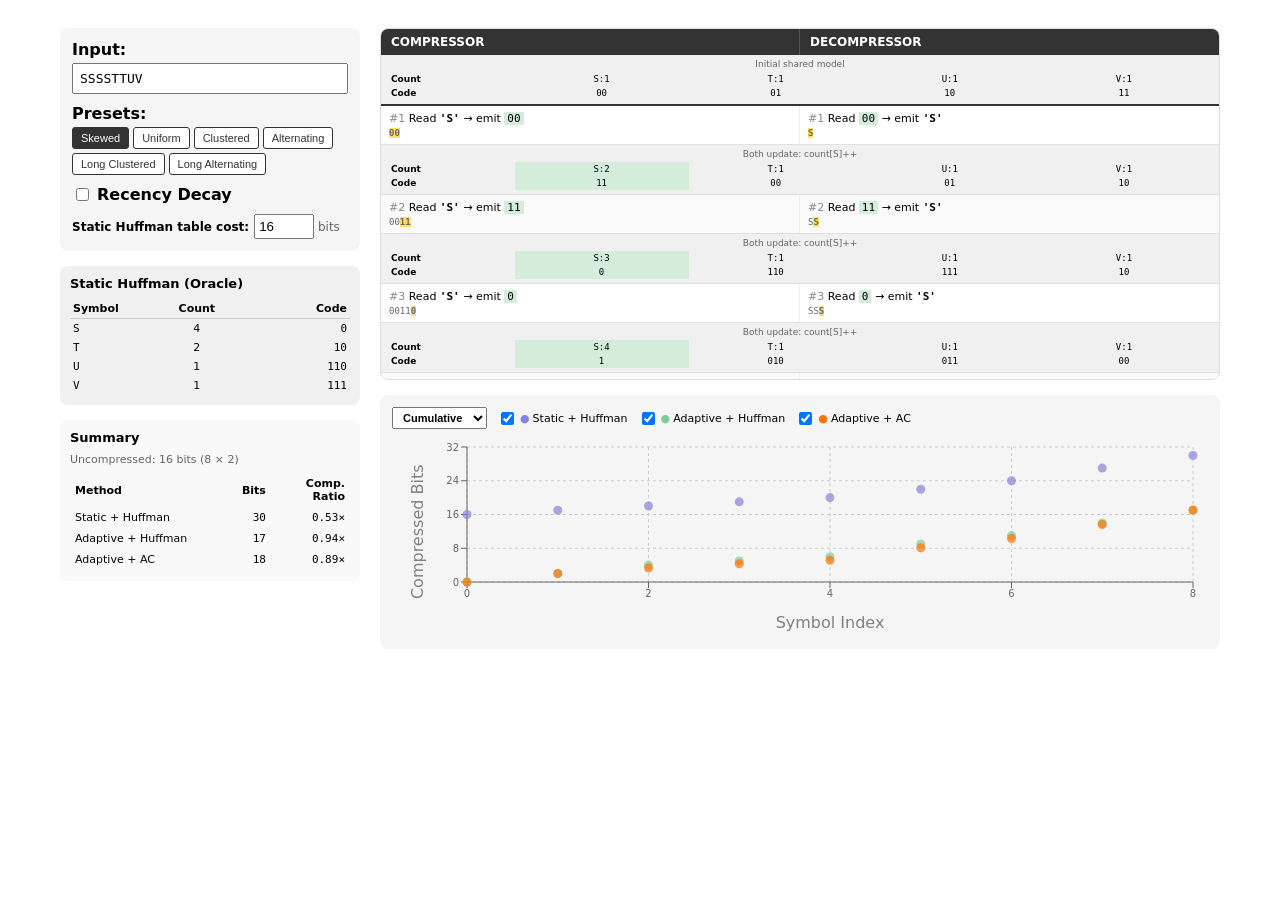
<file: compression-viz/index.html>
<!DOCTYPE html>
<html lang="en">
  <head>
    <meta charset="UTF-8" />
    <meta name="viewport" content="width=device-width, initial-scale=1.0" />
    <title>Adaptive Huffman Visualization</title>
    <script type="module" crossorigin src="/compression-viz/assets/index-qQmbCuxm.js"></script>
  </head>
  <body>
    <div id="root"></div>
  </body>
</html>
</file>
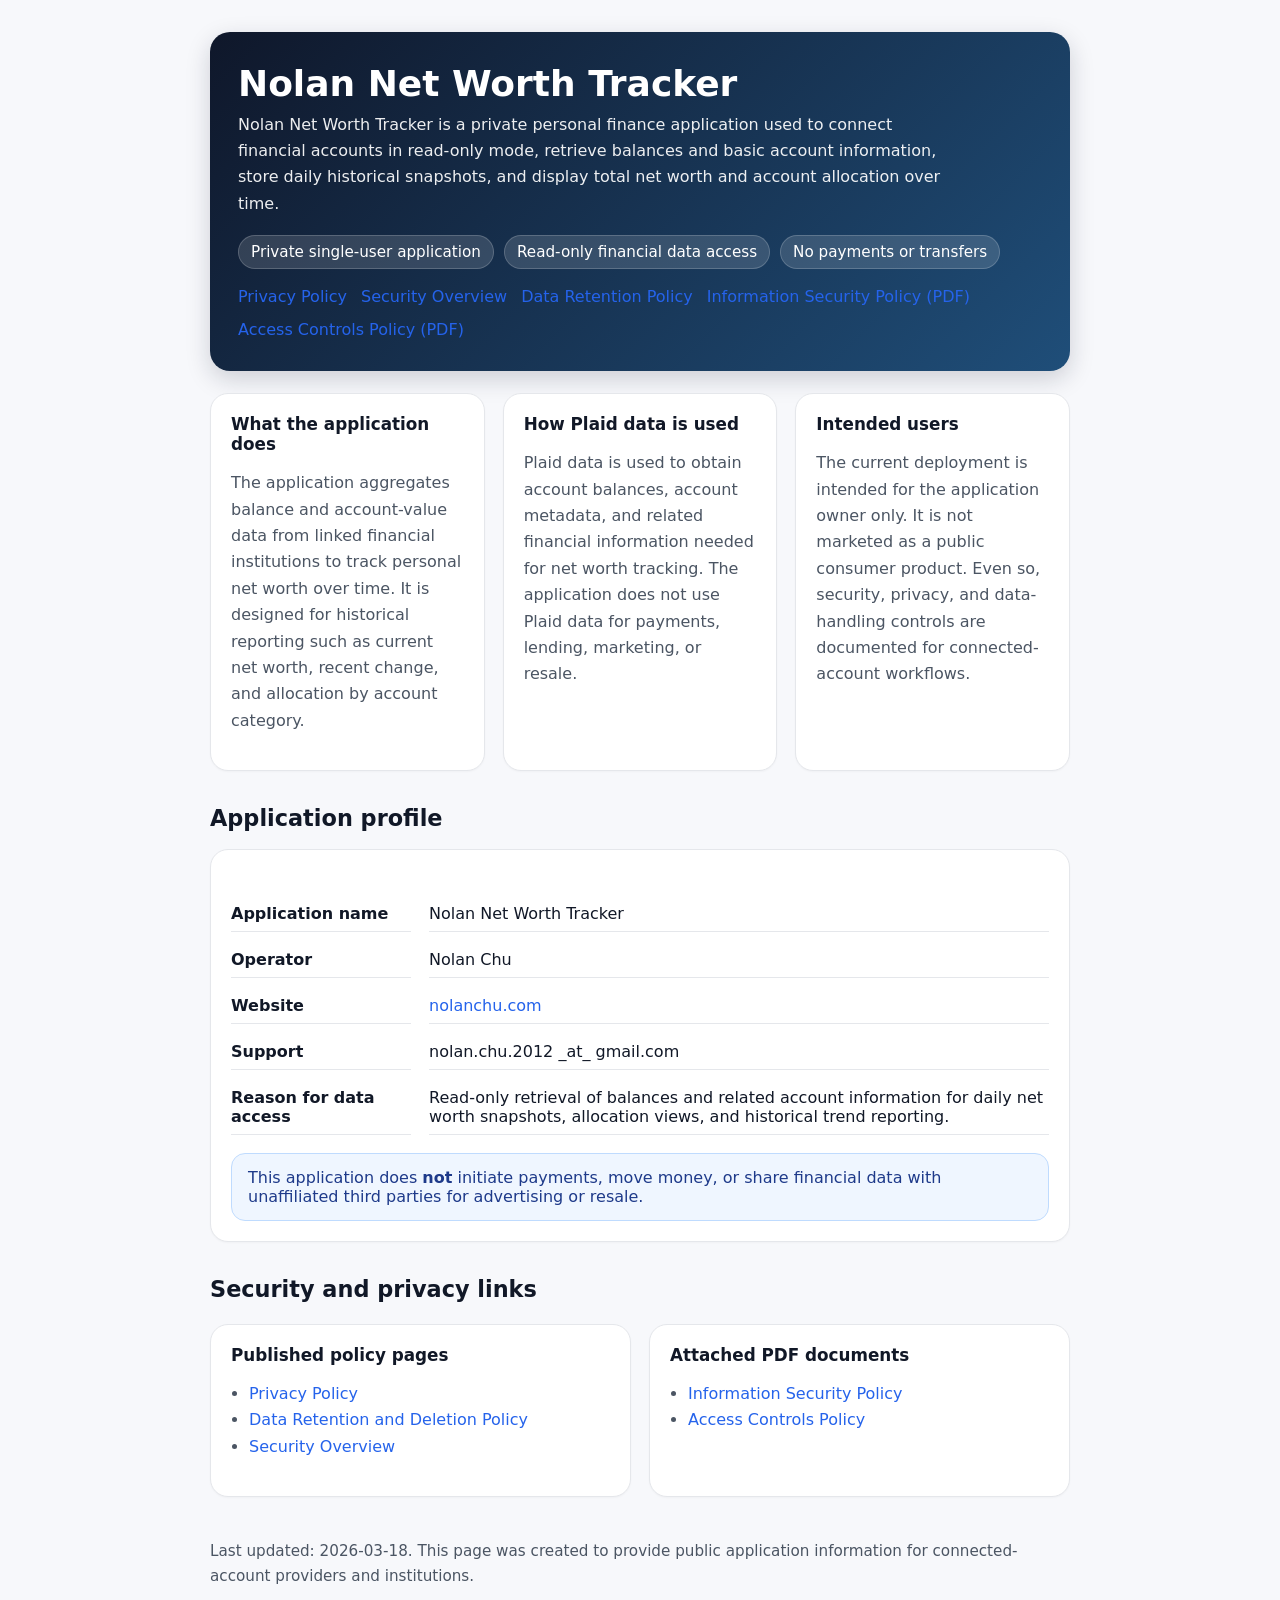
<file: net-worth-tracker/index.html>
<!doctype html>
<html lang="en">
<head>
  <meta charset="utf-8">
  <meta name="viewport" content="width=device-width, initial-scale=1">
  <title>Nolan Net Worth Tracker</title>
  <meta name="description" content="Private personal finance application used for read-only account aggregation and net worth tracking.">
  <link rel="stylesheet" href="assets/styles.css">
</head>
<body>
  <main class="wrapper">
    <section class="hero">
      <h1>Nolan Net Worth Tracker</h1>
      <p>
        Nolan Net Worth Tracker is a private personal finance application used to connect financial accounts in read-only mode,
        retrieve balances and basic account information, store daily historical snapshots, and display total net worth and
        account allocation over time.
      </p>
      <div class="badges">
        <span class="badge">Private single-user application</span>
        <span class="badge">Read-only financial data access</span>
        <span class="badge">No payments or transfers</span>
      </div>
      <div class="nav">
        <a href="privacy-policy.html">Privacy Policy</a>
        <a href="security-overview.html">Security Overview</a>
        <a href="data-retention-policy.html">Data Retention Policy</a>
        <a href="information-security-policy.pdf">Information Security Policy (PDF)</a>
        <a href="access-controls-policy.pdf">Access Controls Policy (PDF)</a>
      </div>
    </section>

    <div class="grid">
      <section class="card">
        <h3>What the application does</h3>
        <p>
          The application aggregates balance and account-value data from linked financial institutions to track personal net worth over time.
          It is designed for historical reporting such as current net worth, recent change, and allocation by account category.
        </p>
      </section>
      <section class="card">
        <h3>How Plaid data is used</h3>
        <p>
          Plaid data is used to obtain account balances, account metadata, and related financial information needed for net worth tracking.
          The application does not use Plaid data for payments, lending, marketing, or resale.
        </p>
      </section>
      <section class="card">
        <h3>Intended users</h3>
        <p>
          The current deployment is intended for the application owner only. It is not marketed as a public consumer product.
          Even so, security, privacy, and data-handling controls are documented for connected-account workflows.
        </p>
      </section>
    </div>

    <h2>Application profile</h2>
    <div class="card section-card">
      <div class="meta">
        <div class="label">Application name</div><div>Nolan Net Worth Tracker</div>
        <div class="label">Operator</div><div>Nolan Chu</div>
        <div class="label">Website</div><div><a href="https://nolanchu.com/">nolanchu.com</a></div>
        <div class="label">Support</div><div>nolan.chu.2012 _at_ gmail.com</div>
        <div class="label">Reason for data access</div><div>Read-only retrieval of balances and related account information for daily net worth snapshots, allocation views, and historical trend reporting.</div>
      </div>
      <div class="callout">
        This application does <strong>not</strong> initiate payments, move money, or share financial data with unaffiliated third parties for advertising or resale.
      </div>
    </div>

    <h2>Security and privacy links</h2>
    <div class="grid">
      <section class="card">
        <h3>Published policy pages</h3>
        <ul>
          <li><a href="privacy-policy.html">Privacy Policy</a></li>
          <li><a href="data-retention-policy.html">Data Retention and Deletion Policy</a></li>
          <li><a href="security-overview.html">Security Overview</a></li>
        </ul>
      </section>
      <section class="card">
        <h3>Attached PDF documents</h3>
        <ul>
          <li><a href="information-security-policy.pdf">Information Security Policy</a></li>
          <li><a href="access-controls-policy.pdf">Access Controls Policy</a></li>
        </ul>
      </section>
    </div>

    <p class="footer">
      Last updated: 2026-03-18. This page was created to provide public application information for connected-account providers and institutions.
    </p>
  </main>
</body>
</html>
</file>
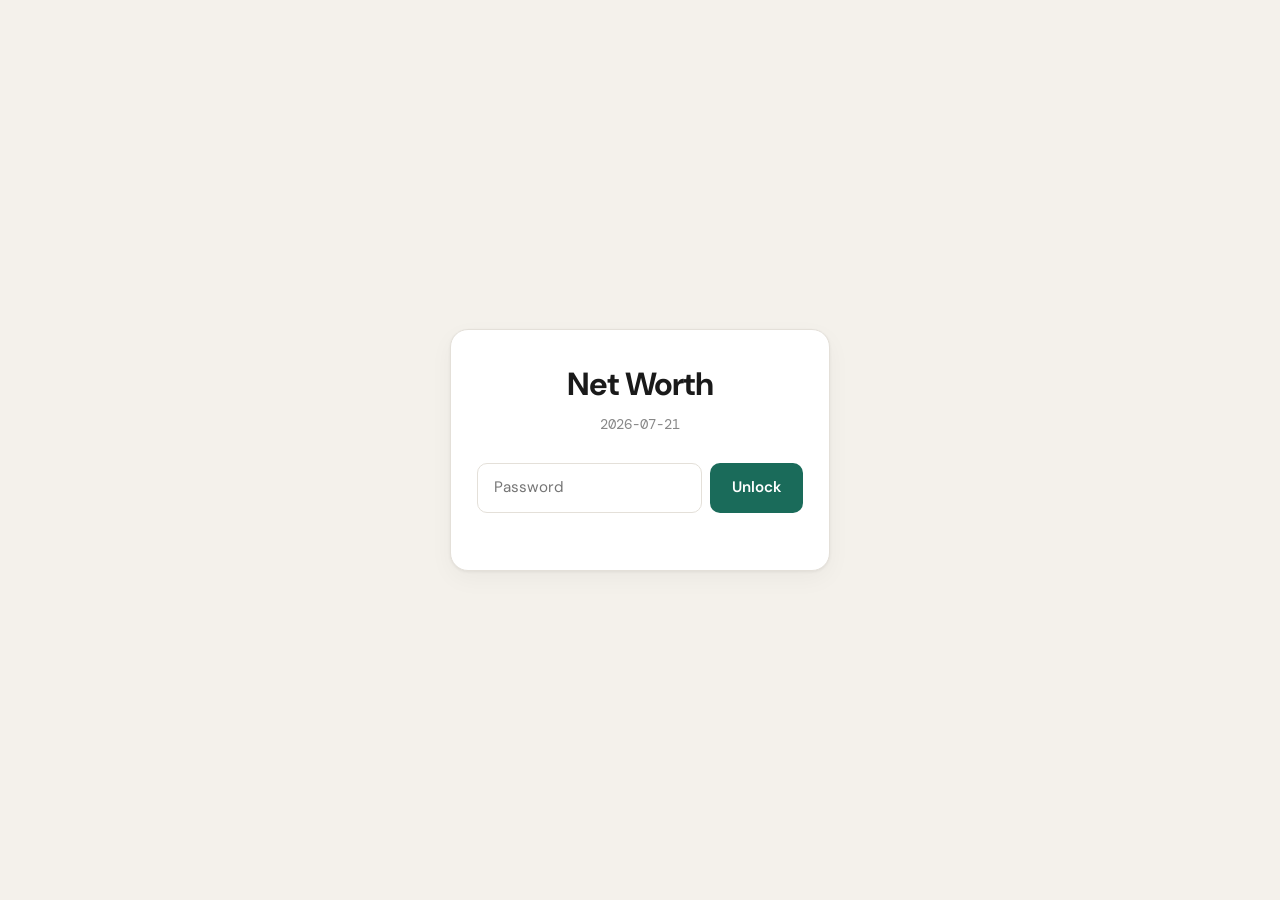
<file: networth/index.html>
<!doctype html>
<html lang="en">
<head>
  <meta charset="utf-8" />
  <meta name="viewport" content="width=device-width, initial-scale=1" />
  <title>Net Worth</title>
  <link rel="preconnect" href="https://fonts.googleapis.com" />
  <link rel="preconnect" href="https://fonts.gstatic.com" crossorigin />
  <link
    href="https://fonts.googleapis.com/css2?family=DM+Sans:ital,opsz,wght@0,9..40,400;0,9..40,500;0,9..40,600;0,9..40,700;1,9..40,400&family=DM+Mono:wght@400;500&display=swap"
    rel="stylesheet"
  />
  <link rel="stylesheet" href="./assets/styles.css" />
</head>
<body>
  <!-- Pre-decrypt -->
  <main id="lock-screen" class="lock-screen">
    <div class="lock-card">
      <h1>Net Worth</h1>
      <p class="lock-sub" id="snapshot-date">Loading&hellip;</p>
      <form id="unlock-form" class="lock-form">
        <input
          id="password-input"
          type="password"
          placeholder="Password"
          autocomplete="current-password"
          required
        />
        <button type="submit">Unlock</button>
      </form>
      <p id="status" class="status" aria-live="polite"></p>
    </div>
  </main>

  <!-- Post-decrypt dashboard -->
  <main id="dashboard" class="dashboard hidden">
    <section class="hero">
      <div class="hero-main">
        <p class="label">Net Worth</p>
        <h1 id="hero-total" class="hero-amount"></h1>
        <div id="hero-delta" class="hero-delta"></div>
      </div>
      <div class="hero-secondary">
        <div class="hero-stat">
          <span class="label">Assets</span>
          <span id="hero-assets" class="hero-stat-value"></span>
        </div>
        <div class="hero-stat">
          <span class="label">Liabilities</span>
          <span id="hero-liabilities" class="hero-stat-value"></span>
        </div>
        <div class="hero-stat">
          <span class="label">Snapshot</span>
          <span id="hero-date" class="hero-stat-value"></span>
        </div>
      </div>
    </section>

    <section id="deltas" class="delta-row"></section>

    <section class="chart-row">
      <div class="panel panel-grow">
        <div class="panel-head">
          <h2>History</h2>
          <span id="history-meta" class="meta"></span>
        </div>
        <div class="chart-box">
          <canvas id="history-chart"></canvas>
        </div>
      </div>
    </section>

    <section class="two-col">
      <div class="panel">
        <div class="panel-head">
          <h2>Recent Movers</h2>
          <span class="meta">vs. prior snapshot</span>
        </div>
        <div id="movers-table"></div>
      </div>
      <div class="panel">
        <div class="panel-head">
          <h2>By Institution</h2>
        </div>
        <div id="institution-breakdown"></div>
      </div>
    </section>

    <section id="metrics" class="metrics-row"></section>

    <section class="panel">
      <div class="panel-head">
        <h2>All Accounts</h2>
        <span id="accounts-meta" class="meta"></span>
      </div>
      <div id="accounts-table" class="table-scroll"></div>
    </section>
  </main>

  <script src="./assets/vendor/chart.umd.min.js"></script>
  <script src="./assets/app.js"></script>
</body>
</html>
</file>
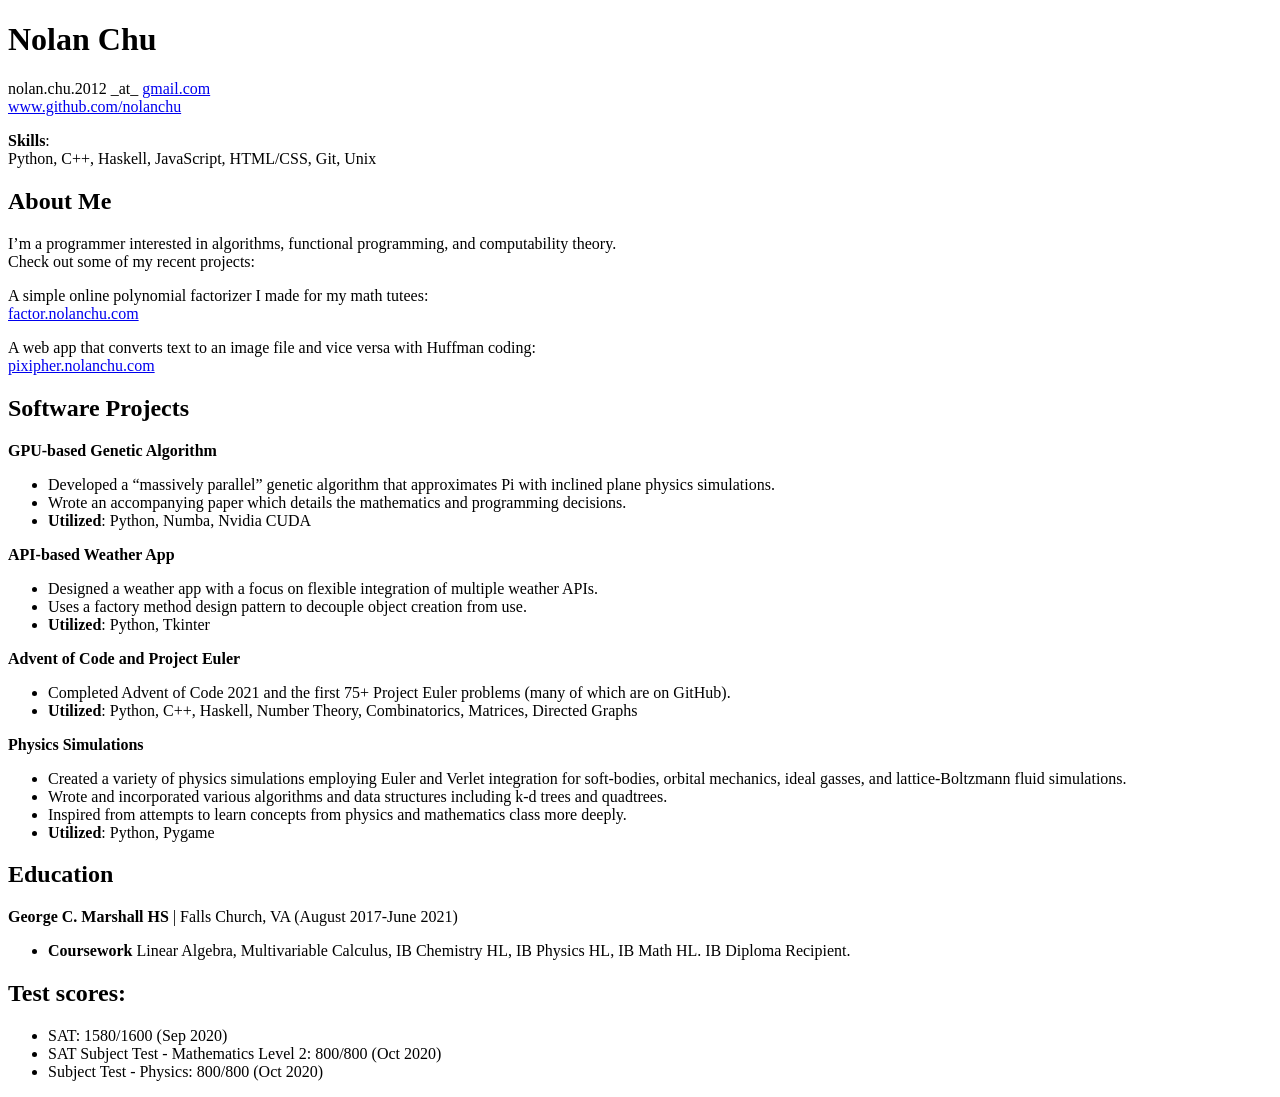
<file: Nolan Chu.md.html>
<!DOCTYPE html><html><head><meta charset="utf-8"><title>Nolan Chu.md</title><style></style></head><body id="preview">
<h1 class="code-line" data-line-start=0 data-line-end=1><a id="Nolan_Chu_0"></a>Nolan Chu</h1>
<p class="has-line-data" data-line-start="2" data-line-end="4">nolan.chu.2012 _at_ <a href="https://gmail.com">gmail.com</a><br>
<a href="https://www.github.com/nolanchu">www.github.com/nolanchu</a></p>
<p class="has-line-data" data-line-start="5" data-line-end="7"><strong>Skills</strong>:<br>
Python, C++, Haskell, JavaScript, HTML/CSS, Git, Unix</p>
<h2 class="code-line" data-line-start=8 data-line-end=10><a id="About_Me_8"></a>About Me</h2>
<p class="has-line-data" data-line-start="11" data-line-end="13">I’m a programmer interested in algorithms, functional programming, and computability theory.<br>
Check out some of my recent projects:</p>
<p class="has-line-data" data-line-start="14" data-line-end="16">A simple online polynomial factorizer I made for my math tutees:<br>
<a href="https://factor.nolanchu.com/">factor.nolanchu.com</a></p>
<p class="has-line-data" data-line-start="17" data-line-end="19">A web app that converts text to an image file and vice versa with Huffman coding:<br>
<a href="https://pixipher.nolanchu.com/">pixipher.nolanchu.com</a></p>
<h2 class="code-line" data-line-start=20 data-line-end=22><a id="Software_Projects_20"></a>Software Projects</h2>
<p class="has-line-data" data-line-start="23" data-line-end="24"><strong>GPU-based Genetic Algorithm</strong></p>
<ul>
<li class="has-line-data" data-line-start="25" data-line-end="26">Developed a “massively parallel” genetic algorithm that approximates Pi with inclined plane physics simulations.</li>
<li class="has-line-data" data-line-start="26" data-line-end="27">Wrote an accompanying paper which details the mathematics and programming decisions.</li>
<li class="has-line-data" data-line-start="27" data-line-end="29"><strong>Utilized</strong>: Python, Numba, Nvidia CUDA</li>
</ul>
<p class="has-line-data" data-line-start="29" data-line-end="30"><strong>API-based Weather App</strong></p>
<ul>
<li class="has-line-data" data-line-start="31" data-line-end="32">Designed a weather app with a focus on flexible integration of multiple weather APIs.</li>
<li class="has-line-data" data-line-start="32" data-line-end="33">Uses a factory method design pattern to decouple object creation from use.</li>
<li class="has-line-data" data-line-start="33" data-line-end="35"><strong>Utilized</strong>: Python, Tkinter</li>
</ul>
<p class="has-line-data" data-line-start="35" data-line-end="36"><strong>Advent of Code and Project Euler</strong></p>
<ul>
<li class="has-line-data" data-line-start="37" data-line-end="38">Completed Advent of Code 2021 and the first 75+ Project Euler problems (many of which are on GitHub).</li>
<li class="has-line-data" data-line-start="38" data-line-end="40"><strong>Utilized</strong>: Python, C++, Haskell, Number Theory, Combinatorics, Matrices, Directed Graphs</li>
</ul>
<p class="has-line-data" data-line-start="40" data-line-end="41"><strong>Physics Simulations</strong></p>
<ul>
<li class="has-line-data" data-line-start="42" data-line-end="43">Created a variety of physics simulations employing Euler and Verlet integration for soft-bodies, orbital mechanics, ideal gasses, and lattice-Boltzmann fluid simulations.</li>
<li class="has-line-data" data-line-start="43" data-line-end="44">Wrote and incorporated various algorithms and data structures including k-d trees and quadtrees.</li>
<li class="has-line-data" data-line-start="44" data-line-end="45">Inspired from attempts to learn concepts from physics and mathematics class more deeply.</li>
<li class="has-line-data" data-line-start="45" data-line-end="47"><strong>Utilized</strong>: Python, Pygame</li>
</ul>
<h2 class="code-line" data-line-start=47 data-line-end=49><a id="Education_47"></a>Education</h2>
<p class="has-line-data" data-line-start="50" data-line-end="51"><strong>George C. Marshall HS</strong> | Falls Church, VA (August 2017-June 2021)</p>
<ul>
<li class="has-line-data" data-line-start="52" data-line-end="54"><strong>Coursework</strong> Linear Algebra, Multivariable Calculus, IB Chemistry HL, IB Physics HL, IB Math HL. IB Diploma Recipient.</li>
</ul>
<h2 class="code-line" data-line-start=54 data-line-end=56><a id="Test_scores_54"></a>Test scores:</h2>
<ul>
<li class="has-line-data" data-line-start="57" data-line-end="58">SAT: 1580/1600 (Sep 2020)</li>
<li class="has-line-data" data-line-start="58" data-line-end="59">SAT Subject Test - Mathematics Level 2: 800/800 (Oct 2020)</li>
<li class="has-line-data" data-line-start="59" data-line-end="60">Subject Test - Physics: 800/800 (Oct 2020)</li>
</ul>
</body></html>
</file>
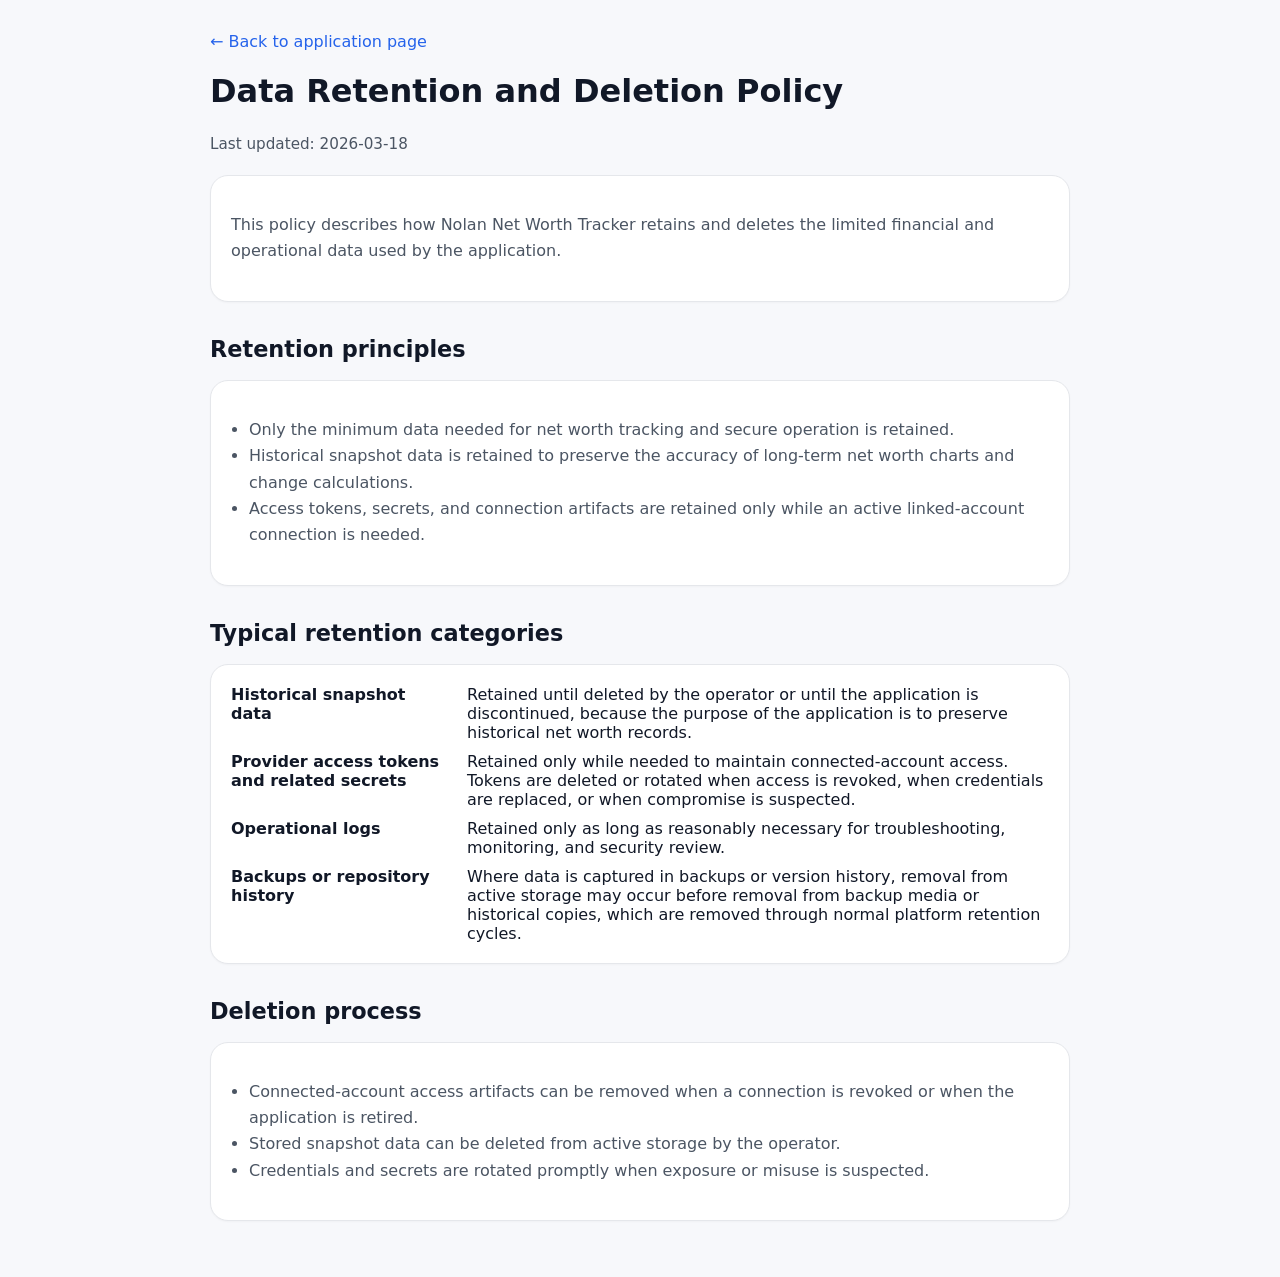
<file: net-worth-tracker/data-retention-policy.html>
<!doctype html>
<html lang="en">
<head>
  <meta charset="utf-8">
  <meta name="viewport" content="width=device-width, initial-scale=1">
  <title>Data Retention Policy - Nolan Net Worth Tracker</title>
  <link rel="stylesheet" href="assets/styles.css">
</head>
<body>
  <main class="wrapper">
    <a href="index.html">&larr; Back to application page</a>
    <h1>Data Retention and Deletion Policy</h1>
    <p class="note">Last updated: 2026-03-18</p>

    <section class="card section-card">
      <p>
        This policy describes how Nolan Net Worth Tracker retains and deletes the limited financial and operational data used by the application.
      </p>
    </section>

    <h2>Retention principles</h2>
    <section class="card section-card">
      <ul>
        <li>Only the minimum data needed for net worth tracking and secure operation is retained.</li>
        <li>Historical snapshot data is retained to preserve the accuracy of long-term net worth charts and change calculations.</li>
        <li>Access tokens, secrets, and connection artifacts are retained only while an active linked-account connection is needed.</li>
      </ul>
    </section>

    <h2>Typical retention categories</h2>
    <section class="card section-card">
      <div class="kv">
        <div><strong>Historical snapshot data</strong></div><div>Retained until deleted by the operator or until the application is discontinued, because the purpose of the application is to preserve historical net worth records.</div>
        <div><strong>Provider access tokens and related secrets</strong></div><div>Retained only while needed to maintain connected-account access. Tokens are deleted or rotated when access is revoked, when credentials are replaced, or when compromise is suspected.</div>
        <div><strong>Operational logs</strong></div><div>Retained only as long as reasonably necessary for troubleshooting, monitoring, and security review.</div>
        <div><strong>Backups or repository history</strong></div><div>Where data is captured in backups or version history, removal from active storage may occur before removal from backup media or historical copies, which are removed through normal platform retention cycles.</div>
      </div>
    </section>

    <h2>Deletion process</h2>
    <section class="card section-card">
      <ul>
        <li>Connected-account access artifacts can be removed when a connection is revoked or when the application is retired.</li>
        <li>Stored snapshot data can be deleted from active storage by the operator.</li>
        <li>Credentials and secrets are rotated promptly when exposure or misuse is suspected.</li>
      </ul>
    </section>
  </main>
</body>
</html>
</file>
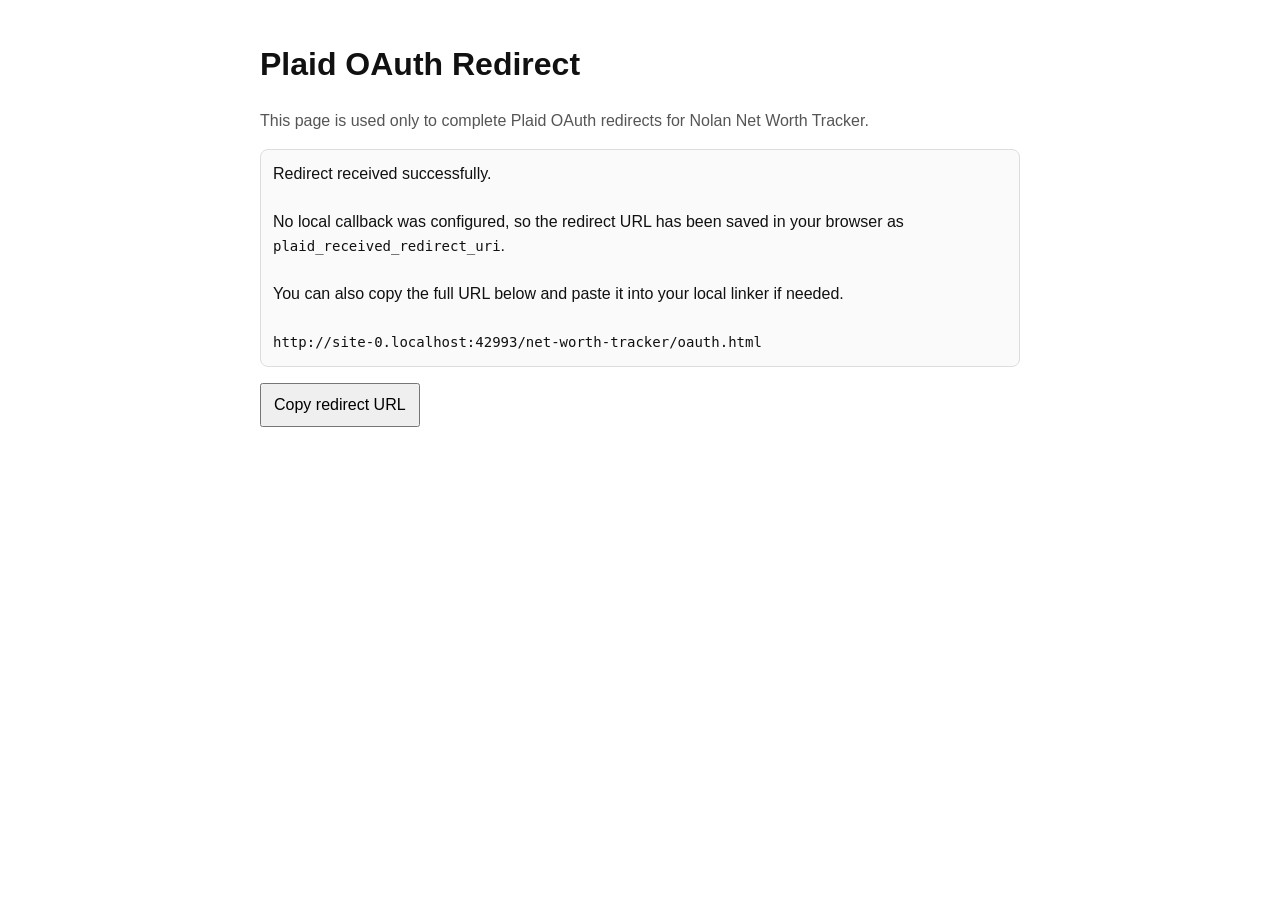
<file: net-worth-tracker/oauth.html>
<!doctype html>
<html lang="en">
<head>
  <meta charset="utf-8">
  <title>Plaid OAuth Redirect</title>
  <meta name="viewport" content="width=device-width, initial-scale=1">
  <style>
    body {
      max-width: 760px;
      margin: 40px auto;
      padding: 0 16px;
      font: 16px/1.5 -apple-system, BlinkMacSystemFont, "Segoe UI", sans-serif;
      color: #111;
    }
    code, pre {
      font-family: ui-monospace, SFMono-Regular, Menlo, Consolas, monospace;
      font-size: 14px;
    }
    .muted { color: #555; }
    .box {
      border: 1px solid #ddd;
      border-radius: 8px;
      padding: 12px;
      background: #fafafa;
      overflow-wrap: anywhere;
    }
    button {
      padding: 8px 12px;
      font: inherit;
      cursor: pointer;
    }
  </style>
</head>
<body>
  <h1>Plaid OAuth Redirect</h1>
  <p class="muted">
    This page is used only to complete Plaid OAuth redirects for Nolan Net Worth Tracker.
  </p>

  <div id="status" class="box">Processing redirect...</div>

  <p id="copy-wrap" style="display:none;">
    <button id="copy-btn">Copy redirect URL</button>
  </p>

  <script>
    (function () {
      const fullUrl = window.location.href;
      const statusEl = document.getElementById("status");
      const copyWrap = document.getElementById("copy-wrap");
      const copyBtn = document.getElementById("copy-btn");

      try {
        // Save the full returned redirect URI so a local linker app can read it later if needed.
        localStorage.setItem("plaid_received_redirect_uri", fullUrl);

        // Optional: if your local linking app sets this, bounce back automatically.
        // Example value: http://localhost:8000/plaid/oauth-return
        const returnTo = localStorage.getItem("plaid_return_to");

        if (returnTo) {
          const separator = returnTo.includes("?") ? "&" : "?";
          const nextUrl =
            returnTo +
            separator +
            "received_redirect_uri=" +
            encodeURIComponent(fullUrl);

          statusEl.textContent = "Redirect received. Returning to local app...";
          window.location.replace(nextUrl);
          return;
        }

        statusEl.innerHTML = `
          Redirect received successfully.<br><br>
          No local callback was configured, so the redirect URL has been saved in your browser as
          <code>plaid_received_redirect_uri</code>.<br><br>
          You can also copy the full URL below and paste it into your local linker if needed.
          <br><br>
          <code>${fullUrl.replace(/</g, "&lt;").replace(/>/g, "&gt;")}</code>
        `;
        copyWrap.style.display = "block";

        copyBtn.addEventListener("click", async function () {
          try {
            await navigator.clipboard.writeText(fullUrl);
            copyBtn.textContent = "Copied";
          } catch (err) {
            copyBtn.textContent = "Copy failed";
          }
        });
      } catch (err) {
        statusEl.textContent =
          "OAuth redirect page loaded, but there was an error storing or forwarding the redirect URL: " +
          String(err);
      }
    })();
  </script>
</body>
</html>
</file>
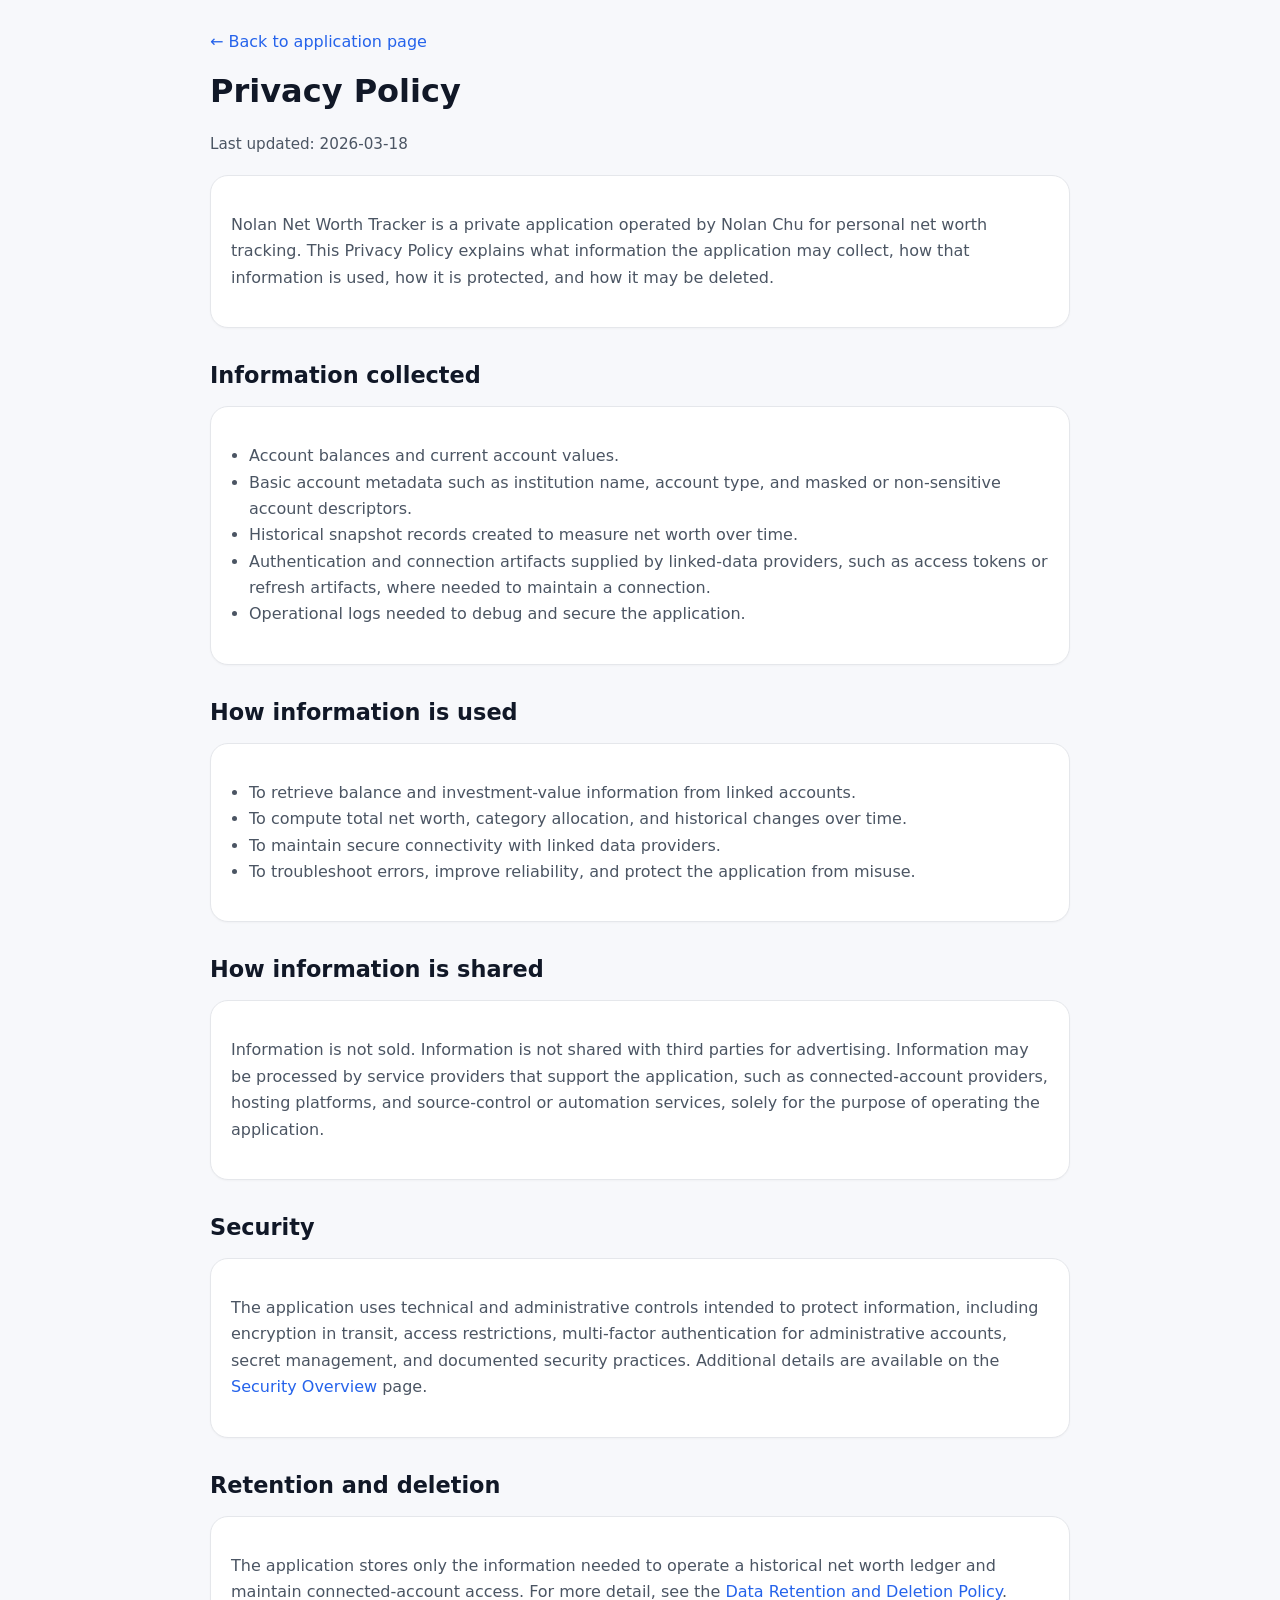
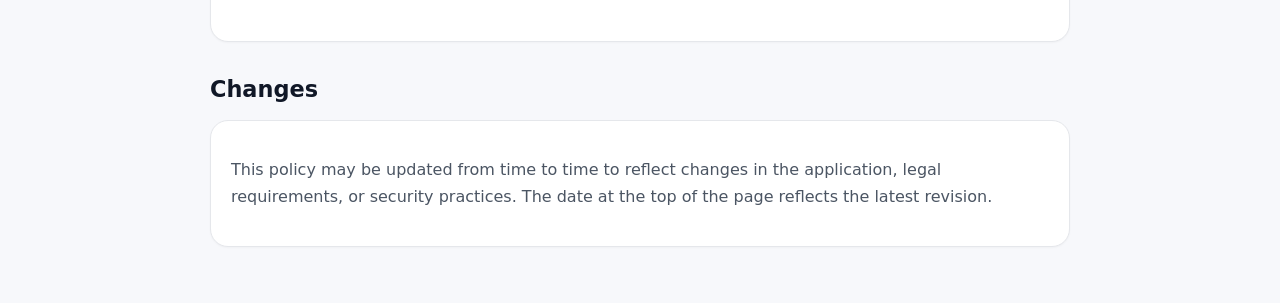
<file: net-worth-tracker/privacy-policy.html>
<!doctype html>
<html lang="en">
<head>
  <meta charset="utf-8">
  <meta name="viewport" content="width=device-width, initial-scale=1">
  <title>Privacy Policy - Nolan Net Worth Tracker</title>
  <link rel="stylesheet" href="assets/styles.css">
</head>
<body>
  <main class="wrapper">
    <a href="index.html">&larr; Back to application page</a>
    <h1>Privacy Policy</h1>
    <p class="note">Last updated: 2026-03-18</p>

    <section class="card section-card">
      <p>
        Nolan Net Worth Tracker is a private application operated by Nolan Chu for personal net worth tracking.
        This Privacy Policy explains what information the application may collect, how that information is used,
        how it is protected, and how it may be deleted.
      </p>
    </section>

    <h2>Information collected</h2>
    <section class="card section-card">
      <ul>
        <li>Account balances and current account values.</li>
        <li>Basic account metadata such as institution name, account type, and masked or non-sensitive account descriptors.</li>
        <li>Historical snapshot records created to measure net worth over time.</li>
        <li>Authentication and connection artifacts supplied by linked-data providers, such as access tokens or refresh artifacts, where needed to maintain a connection.</li>
        <li>Operational logs needed to debug and secure the application.</li>
      </ul>
    </section>

    <h2>How information is used</h2>
    <section class="card section-card">
      <ul>
        <li>To retrieve balance and investment-value information from linked accounts.</li>
        <li>To compute total net worth, category allocation, and historical changes over time.</li>
        <li>To maintain secure connectivity with linked data providers.</li>
        <li>To troubleshoot errors, improve reliability, and protect the application from misuse.</li>
      </ul>
    </section>

    <h2>How information is shared</h2>
    <section class="card section-card">
      <p>
        Information is not sold. Information is not shared with third parties for advertising. Information may be processed by service providers
        that support the application, such as connected-account providers, hosting platforms, and source-control or automation services,
        solely for the purpose of operating the application.
      </p>
    </section>

    <h2>Security</h2>
    <section class="card section-card">
      <p>
        The application uses technical and administrative controls intended to protect information, including encryption in transit,
        access restrictions, multi-factor authentication for administrative accounts, secret management, and documented security practices.
        Additional details are available on the <a href="security-overview.html">Security Overview</a> page.
      </p>
    </section>

    <h2>Retention and deletion</h2>
    <section class="card section-card">
      <p>
        The application stores only the information needed to operate a historical net worth ledger and maintain connected-account access.
        For more detail, see the <a href="data-retention-policy.html">Data Retention and Deletion Policy</a>.
      </p>
    </section>

    <h2>Changes</h2>
    <section class="card section-card">
      <p>
        This policy may be updated from time to time to reflect changes in the application, legal requirements, or security practices.
        The date at the top of the page reflects the latest revision.
      </p>
    </section>
  </main>
</body>
</html>
</file>
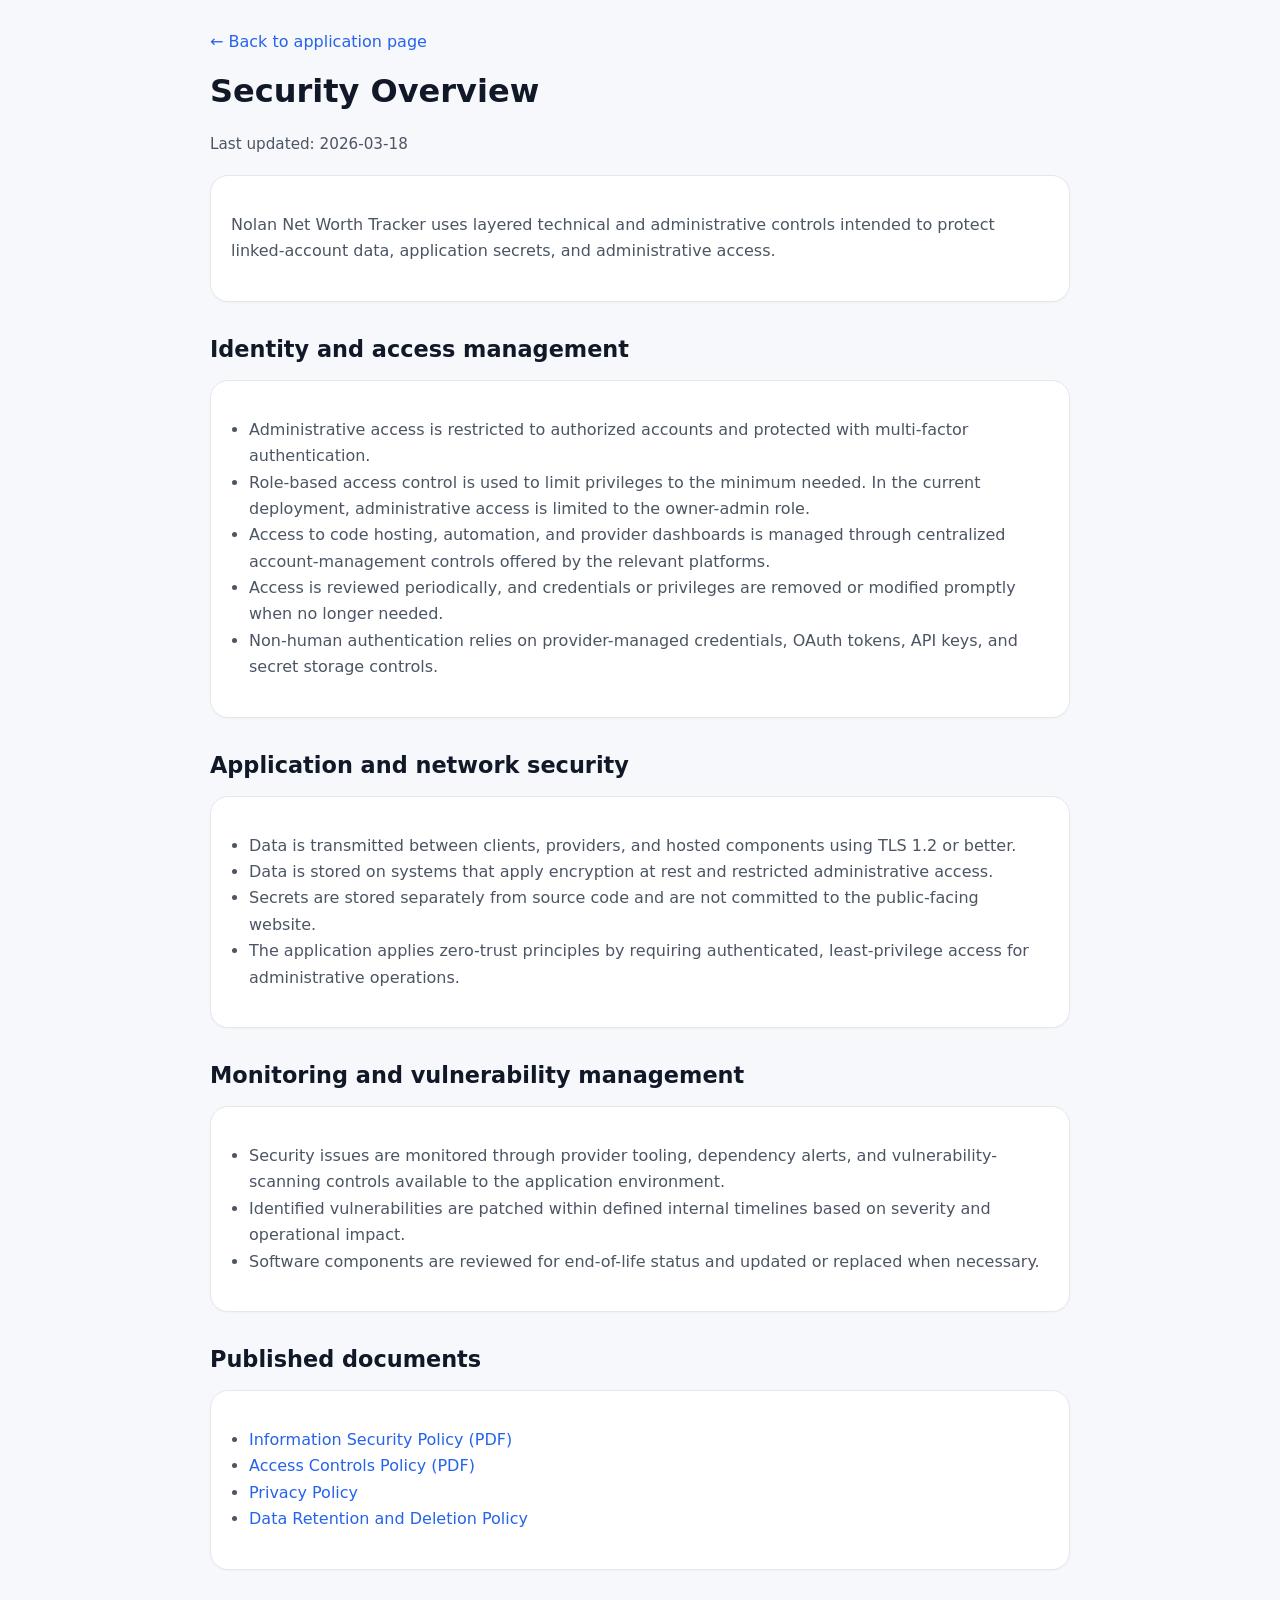
<file: net-worth-tracker/security-overview.html>
<!doctype html>
<html lang="en">
<head>
  <meta charset="utf-8">
  <meta name="viewport" content="width=device-width, initial-scale=1">
  <title>Security Overview - Nolan Net Worth Tracker</title>
  <link rel="stylesheet" href="assets/styles.css">
</head>
<body>
  <main class="wrapper">
    <a href="index.html">&larr; Back to application page</a>
    <h1>Security Overview</h1>
    <p class="note">Last updated: 2026-03-18</p>

    <section class="card section-card">
      <p>
        Nolan Net Worth Tracker uses layered technical and administrative controls intended to protect linked-account data,
        application secrets, and administrative access.
      </p>
    </section>

    <h2>Identity and access management</h2>
    <section class="card section-card">
      <ul>
        <li>Administrative access is restricted to authorized accounts and protected with multi-factor authentication.</li>
        <li>Role-based access control is used to limit privileges to the minimum needed. In the current deployment, administrative access is limited to the owner-admin role.</li>
        <li>Access to code hosting, automation, and provider dashboards is managed through centralized account-management controls offered by the relevant platforms.</li>
        <li>Access is reviewed periodically, and credentials or privileges are removed or modified promptly when no longer needed.</li>
        <li>Non-human authentication relies on provider-managed credentials, OAuth tokens, API keys, and secret storage controls.</li>
      </ul>
    </section>

    <h2>Application and network security</h2>
    <section class="card section-card">
      <ul>
        <li>Data is transmitted between clients, providers, and hosted components using TLS 1.2 or better.</li>
        <li>Data is stored on systems that apply encryption at rest and restricted administrative access.</li>
        <li>Secrets are stored separately from source code and are not committed to the public-facing website.</li>
        <li>The application applies zero-trust principles by requiring authenticated, least-privilege access for administrative operations.</li>
      </ul>
    </section>

    <h2>Monitoring and vulnerability management</h2>
    <section class="card section-card">
      <ul>
        <li>Security issues are monitored through provider tooling, dependency alerts, and vulnerability-scanning controls available to the application environment.</li>
        <li>Identified vulnerabilities are patched within defined internal timelines based on severity and operational impact.</li>
        <li>Software components are reviewed for end-of-life status and updated or replaced when necessary.</li>
      </ul>
    </section>

    <h2>Published documents</h2>
    <section class="card section-card">
      <ul>
        <li><a href="information-security-policy.pdf">Information Security Policy (PDF)</a></li>
        <li><a href="access-controls-policy.pdf">Access Controls Policy (PDF)</a></li>
        <li><a href="privacy-policy.html">Privacy Policy</a></li>
        <li><a href="data-retention-policy.html">Data Retention and Deletion Policy</a></li>
      </ul>
    </section>
  </main>
</body>
</html>
</file>
<file: net-worth-tracker/assets/styles.css>
:root {
  --bg: #f7f8fb;
  --card: #ffffff;
  --text: #111827;
  --muted: #4b5563;
  --line: #e5e7eb;
  --accent: #1f4e79;
  --accent-2: #2563eb;
}
* { box-sizing: border-box; }
html, body { margin: 0; padding: 0; background: var(--bg); color: var(--text); font-family: Inter, system-ui, -apple-system, BlinkMacSystemFont, "Segoe UI", sans-serif; }
a { color: var(--accent-2); text-decoration: none; }
a:hover { text-decoration: underline; }
.wrapper { max-width: 900px; margin: 0 auto; padding: 32px 20px 56px; }
.hero { background: linear-gradient(135deg, #0f172a 0%, #1f4e79 100%); color: white; border-radius: 20px; padding: 32px 28px; box-shadow: 0 8px 24px rgba(15,23,42,0.18); }
.hero h1 { margin: 0 0 8px; font-size: 2.25rem; line-height: 1.1; }
.hero p { margin: 0; max-width: 720px; color: rgba(255,255,255,0.92); }
.badges { display: flex; flex-wrap: wrap; gap: 10px; margin-top: 18px; }
.badge { background: rgba(255,255,255,0.14); border: 1px solid rgba(255,255,255,0.18); padding: 7px 12px; border-radius: 999px; font-size: 0.95rem; }
.grid { display: grid; grid-template-columns: repeat(auto-fit, minmax(260px, 1fr)); gap: 18px; margin-top: 22px; }
.card { background: var(--card); border: 1px solid var(--line); border-radius: 18px; padding: 20px; box-shadow: 0 1px 2px rgba(0,0,0,0.03); }
.card h2, .card h3 { margin-top: 0; }
h2 { margin: 34px 0 14px; font-size: 1.4rem; }
h3 { font-size: 1.05rem; margin-bottom: 10px; }
p, li { color: var(--muted); line-height: 1.65; }
ul { padding-left: 18px; }
.meta { margin-top: 26px; display: grid; grid-template-columns: 180px 1fr; gap: 10px 18px; }
.meta div { padding: 8px 0; border-bottom: 1px solid var(--line); }
.meta .label { font-weight: 600; color: var(--text); }
.callout { background: #eff6ff; border: 1px solid #bfdbfe; color: #1e3a8a; padding: 14px 16px; border-radius: 14px; margin-top: 18px; }
.footer { margin-top: 42px; color: var(--muted); font-size: 0.95rem; }
.nav { margin-top: 18px; display: flex; flex-wrap: wrap; gap: 14px; }
.note { font-size: 0.95rem; color: var(--muted); }
.kv { display: grid; grid-template-columns: 220px 1fr; gap: 10px 16px; }
.section-card { margin-top: 18px; }
small.code { font-family: ui-monospace, SFMono-Regular, Menlo, monospace; background: #f3f4f6; padding: 2px 6px; border-radius: 8px; }
@media (max-width: 640px) {
  .wrapper { padding: 20px 14px 44px; }
  .hero { padding: 24px 18px; border-radius: 16px; }
  .hero h1 { font-size: 1.85rem; }
  .meta, .kv { grid-template-columns: 1fr; }
}
</file>
<file: networth/assets/styles.css>
:root {
  --bg: #f4f1eb;
  --bg-panel: #fff;
  --ink: #1a1a1a;
  --ink-secondary: #555;
  --muted: #888;
  --border: #e4e0d9;
  --accent: #1a6b5a;
  --accent-light: #e8f5f0;
  --gain: #0d7a52;
  --gain-bg: #e6f6ee;
  --loss: #c0392b;
  --loss-bg: #fdecea;
  --radius: 14px;
  --shadow: 0 1px 3px rgba(0,0,0,.06), 0 8px 24px rgba(0,0,0,.04);
  --font: 'DM Sans', -apple-system, BlinkMacSystemFont, sans-serif;
  --mono: 'DM Mono', 'SF Mono', Menlo, Consolas, monospace;
}

*, *::before, *::after { box-sizing: border-box; margin: 0; padding: 0; }

body {
  font-family: var(--font);
  font-size: 15px;
  line-height: 1.55;
  color: var(--ink);
  background: var(--bg);
  -webkit-font-smoothing: antialiased;
}

/* ── Lock screen ── */
.lock-screen {
  min-height: 100dvh;
  display: grid;
  place-items: center;
  padding: 24px;
}

.lock-card {
  width: 100%;
  max-width: 380px;
  text-align: center;
  background: var(--bg-panel);
  border: 1px solid var(--border);
  border-radius: calc(var(--radius) + 4px);
  padding: 30px 26px 24px;
  box-shadow: var(--shadow);
}

.lock-card h1 {
  font-size: 2rem;
  font-weight: 700;
  letter-spacing: -.03em;
}

.lock-sub {
  color: var(--muted);
  font-family: var(--mono);
  font-size: .85rem;
  margin-top: 4px;
}

.lock-form {
  margin-top: 28px;
  display: flex;
  gap: 8px;
}

.lock-form input {
  flex: 1;
  padding: 12px 16px;
  border: 1px solid var(--border);
  border-radius: 10px;
  background: var(--bg-panel);
  font: inherit;
  font-size: .95rem;
  color: var(--ink);
  outline: none;
  transition: border-color .15s;
}

.lock-form input:focus {
  border-color: var(--accent);
}

.lock-form button {
  padding: 12px 22px;
  border: none;
  border-radius: 10px;
  background: var(--accent);
  color: #fff;
  font: inherit;
  font-weight: 600;
  font-size: .95rem;
  cursor: pointer;
  transition: background .15s;
  white-space: nowrap;
}

.lock-form button:hover { background: #145a4a; }

.status {
  margin-top: 14px;
  font-size: .85rem;
  color: var(--muted);
  min-height: 1.4em;
}

.status.error { color: var(--loss); }

/* ── Dashboard ── */
.hidden { display: none !important; }

.dashboard {
  width: min(1140px, 100vw - 32px);
  margin: 0 auto;
  padding: 28px 0 56px;
  display: flex;
  flex-direction: column;
  gap: 16px;
}

/* ── Hero ── */
.hero {
  background: linear-gradient(135deg, #1a6b5a 0%, #0f4a3d 100%);
  color: #fff;
  border-radius: var(--radius);
  padding: 32px;
  display: flex;
  justify-content: space-between;
  align-items: flex-end;
  gap: 24px;
  box-shadow: var(--shadow);
}

.hero-main { flex: 1; }

.hero .label {
  font-size: .75rem;
  font-weight: 600;
  text-transform: uppercase;
  letter-spacing: .12em;
  opacity: .7;
}

.hero-amount {
  font-family: var(--mono);
  font-size: clamp(2.2rem, 5vw, 3.4rem);
  font-weight: 700;
  letter-spacing: -.04em;
  line-height: 1.1;
  margin-top: 4px;
}

.hero-delta {
  margin-top: 10px;
  display: inline-flex;
  align-items: center;
  gap: 6px;
  padding: 4px 12px;
  border-radius: 8px;
  font-family: var(--mono);
  font-size: .9rem;
  font-weight: 500;
}

.hero-delta.up {
  background: rgba(255,255,255,.18);
  color: #a8f0c8;
}

.hero-delta.down {
  background: rgba(255,255,255,.18);
  color: #ffb3ab;
}

.hero-secondary {
  display: flex;
  gap: 20px;
  flex-shrink: 0;
}

.hero-stat {
  display: flex;
  flex-direction: column;
  align-items: flex-end;
  gap: 2px;
}

.hero-stat .label {
  font-size: .7rem;
  font-weight: 500;
  text-transform: uppercase;
  letter-spacing: .1em;
  opacity: .6;
}

.hero-stat-value {
  font-family: var(--mono);
  font-size: 1.05rem;
  font-weight: 500;
}

/* ── Delta cards ── */
.delta-row {
  display: grid;
  grid-template-columns: repeat(5, 1fr);
  gap: 10px;
}

.delta-card {
  background: var(--bg-panel);
  border: 1px solid var(--border);
  border-radius: var(--radius);
  padding: 16px 18px;
  box-shadow: var(--shadow);
}

.delta-card .label {
  font-size: .72rem;
  font-weight: 500;
  text-transform: uppercase;
  letter-spacing: .08em;
  color: var(--muted);
}

.delta-card .value {
  margin-top: 6px;
  font-family: var(--mono);
  font-size: 1.1rem;
  font-weight: 500;
}

.delta-card .value.up { color: var(--gain); }
.delta-card .value.down { color: var(--loss); }

/* ── Panels ── */
.panel {
  background: var(--bg-panel);
  border: 1px solid var(--border);
  border-radius: var(--radius);
  padding: 24px;
  box-shadow: var(--shadow);
}

.panel-head {
  display: flex;
  justify-content: space-between;
  align-items: baseline;
  gap: 12px;
  margin-bottom: 18px;
}

.panel-head h2 {
  font-size: 1.15rem;
  font-weight: 700;
  letter-spacing: -.02em;
}

.meta {
  font-size: .8rem;
  color: var(--muted);
}

/* ── Two-col layout ── */
.two-col {
  display: grid;
  grid-template-columns: 1fr 1fr;
  gap: 16px;
}

.chart-row {
  display: block;
}

.panel-grow { min-width: 0; }

/* ── Charts ── */
.chart-box {
  position: relative;
  width: 100%;
  height: 320px;
}

/* ── Tables ── */
.table-scroll { overflow-x: auto; }

table {
  width: 100%;
  border-collapse: collapse;
  font-size: .88rem;
}

th, td {
  padding: 10px 12px;
  text-align: left;
  vertical-align: middle;
  border-bottom: 1px solid var(--border);
  white-space: nowrap;
}

th {
  font-size: .7rem;
  font-weight: 600;
  text-transform: uppercase;
  letter-spacing: .07em;
  color: var(--muted);
  background: #fafaf7;
  position: sticky;
  top: 0;
}

th:first-child { border-radius: 8px 0 0 0; }
th:last-child { border-radius: 0 8px 0 0; }

tbody tr:last-child td { border-bottom: none; }

td.right, th.right { text-align: right; }

.positive { color: var(--gain); }
.negative { color: var(--loss); }

.empty-msg {
  padding: 20px;
  border-radius: 10px;
  background: var(--accent-light);
  color: var(--ink-secondary);
  font-size: .9rem;
}

.history-svg {
  display: block;
  width: 100%;
  height: 100%;
}

.chart-grid {
  stroke: rgba(0,0,0,.05);
  stroke-width: 1;
}

.chart-line {
  fill: none;
  stroke: var(--accent);
  stroke-width: 3;
  stroke-linecap: round;
  stroke-linejoin: round;
}

.chart-area {
  fill: rgba(26,107,90,.08);
}

.chart-point {
  fill: var(--accent);
  stroke: #fff;
  stroke-width: 2;
}

.chart-axis {
  font-family: var(--mono);
  font-size: 11px;
  fill: var(--muted);
}

.legend-name {
  font-size: .88rem;
  font-weight: 500;
}

.legend-meta {
  font-size: .75rem;
  color: var(--muted);
}

.legend-amount {
  font-family: var(--mono);
  font-size: .86rem;
  text-align: right;
}

/* ── Institution bar fills ── */
.inst-row {
  display: flex;
  justify-content: space-between;
  align-items: center;
  padding: 10px 0;
  border-bottom: 1px solid var(--border);
  gap: 12px;
}

.inst-row:last-child { border-bottom: none; }

.inst-info {
  flex: 1;
  min-width: 0;
}

.inst-name {
  font-size: .88rem;
  font-weight: 500;
}

.inst-bar-track {
  height: 5px;
  border-radius: 3px;
  background: #eee;
  margin-top: 5px;
  overflow: hidden;
}

.inst-bar-fill {
  height: 100%;
  border-radius: 3px;
  background: var(--accent);
  transition: width .4s ease;
}

.inst-values {
  text-align: right;
  flex-shrink: 0;
}

.inst-amount {
  font-family: var(--mono);
  font-size: .88rem;
  font-weight: 500;
}

.inst-pct {
  font-size: .75rem;
  color: var(--muted);
}

/* ── Metrics strip ── */
.metrics-row {
  display: grid;
  grid-template-columns: repeat(3, 1fr);
  gap: 10px;
}

.metric-card {
  background: var(--bg-panel);
  border: 1px solid var(--border);
  border-radius: var(--radius);
  padding: 18px 20px;
  box-shadow: var(--shadow);
}

.metric-card .label {
  font-size: .72rem;
  font-weight: 500;
  text-transform: uppercase;
  letter-spacing: .08em;
  color: var(--muted);
}

.metric-card .value {
  margin-top: 6px;
  font-family: var(--mono);
  font-size: 1.2rem;
  font-weight: 600;
  color: var(--ink);
}

.metric-card .detail {
  margin-top: 4px;
  font-size: .78rem;
  color: var(--muted);
}

/* ── Responsive ── */
@media (max-width: 960px) {
  .hero {
    flex-direction: column;
    align-items: flex-start;
  }

  .hero-secondary {
    width: 100%;
    justify-content: flex-start;
  }

  .hero-stat { align-items: flex-start; }

  .two-col {
    grid-template-columns: 1fr;
  }

  .delta-row {
    grid-template-columns: repeat(3, 1fr);
  }

  .metrics-row {
    grid-template-columns: repeat(3, 1fr);
  }
}

@media (max-width: 640px) {
  .dashboard {
    padding: 16px 0 40px;
    gap: 12px;
  }

  .hero { padding: 24px 20px; }

  .hero-secondary { flex-wrap: wrap; gap: 16px; }

  .delta-row {
    grid-template-columns: 1fr 1fr;
  }

  .metrics-row {
    grid-template-columns: 1fr;
  }

  .panel { padding: 18px; }
}
</file>
